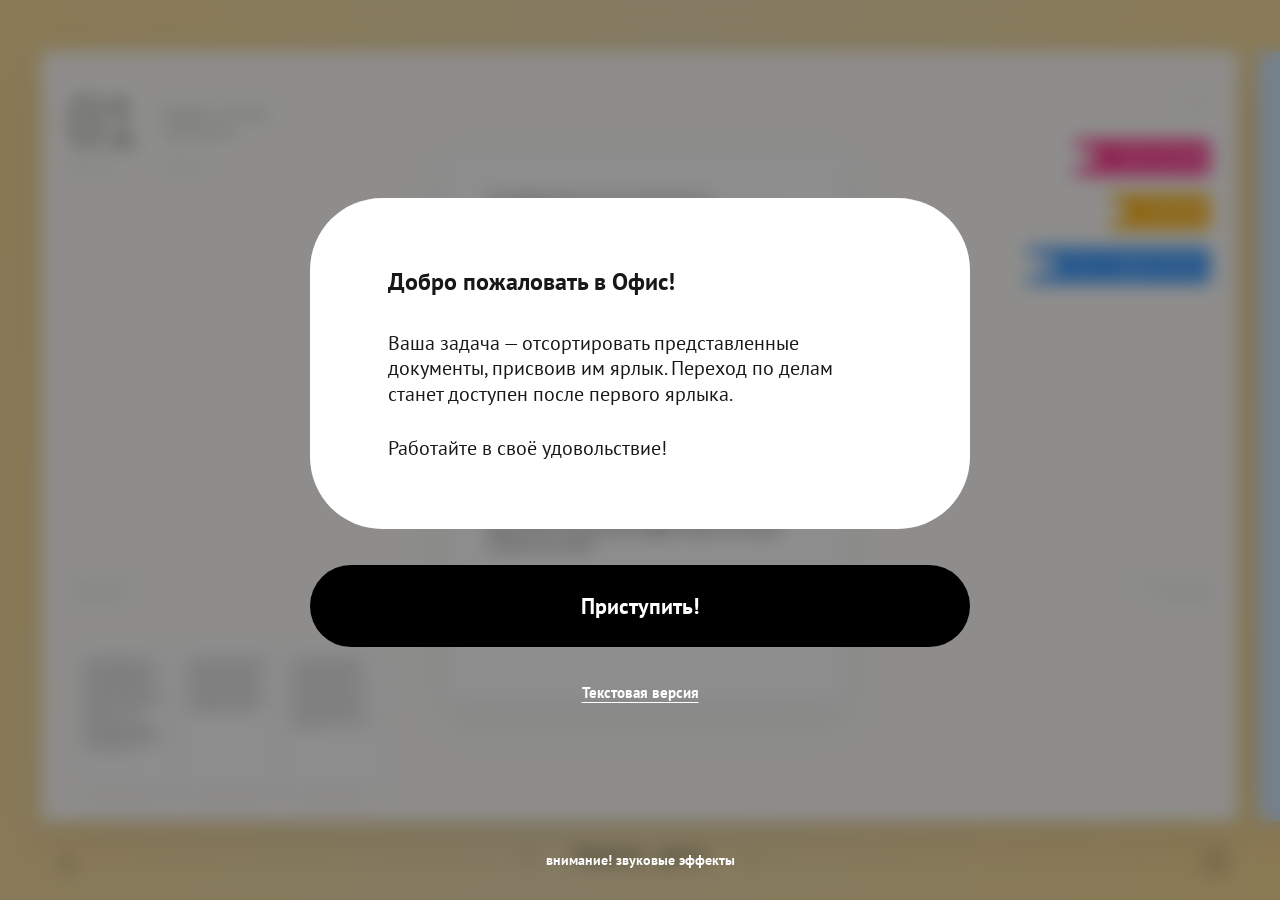
<file: index.html>
<!doctype html>
<html lang="ru">
  <head>
    <meta charset="UTF-8" />
    <meta name="viewport" content="width=device-width, initial-scale=1.0" />
    <meta name="theme-color" content="#f3d58f" />
    <meta name="apple-mobile-web-app-status-bar-style" content="default" />
    <meta name="description" content="Разбирайте документы с удовольствием!" />
    <meta property="og:type" content="website" />
    <meta property="og:title" content="Офиис" />
    <meta property="og:description" content="Разбирайте документы с удовольствием!" />
    <meta property="og:image" content="https://killedbycss.github.io/paguba/content/meta/office.png" />
    <meta property="og:image:width" content="1600" />
    <meta property="og:image:height" content="900" />
    <meta name="twitter:card" content="summary_large_image" />
    <title>Офиис</title>
    <link id="siteIcon" rel="icon" href="content/Icons/ico1.ico" />
    <link rel="preconnect" href="https://fonts.googleapis.com" />
    <link rel="preconnect" href="https://fonts.gstatic.com" crossorigin />
    <link href="https://fonts.googleapis.com/css2?family=Inter:wght@400;600&amp;display=swap" rel="stylesheet" />
    <link href="https://fonts.googleapis.com/css2?family=JetBrains+Mono:wght@300;400;500&amp;family=Lora:wght@400;500&amp;display=swap" rel="stylesheet" />
    <link href="https://fonts.googleapis.com/css2?family=PT+Sans:wght@400;700&amp;display=swap" rel="stylesheet" />
    <link href="https://fonts.googleapis.com/css2?family=EB+Garamond:ital,wght@0,400..800;1,400..800&amp;display=swap" rel="stylesheet" />
    <link rel="stylesheet" href="styles.css?v=20261031e" />
  </head>
  <body>
    <main class="story" aria-label="Архив из шести дел">
      <div class="case-track" id="caseTrack"></div>

      <a class="case-accessibility" id="caseAccessibility" href="accessible.html" aria-label="Открыть доступную текстовую версию" hidden>
        <svg viewBox="0 0 32 32" aria-hidden="true">
          <circle cx="16" cy="5.5" r="3"></circle>
          <path d="M7 11.5c5.8 2.4 12.2 2.4 18 0M16 9v8m0 0-5 10m5-10 5 10M10.5 14.5 8 22m13.5-7.5L24 22"></path>
        </svg>
      </a>

      <button class="down-arrow" type="button" aria-label="Продолжить — пока недоступно">↓</button>

      <nav class="case-nav" aria-label="Навигация по делам">
        <button class="nav-arrow" id="prevCase" type="button" aria-label="Предыдущее дело">←</button>
        <button class="case-title" id="caseTitle" type="button" aria-label="Текущее дело">Первое дело</button>
        <button class="nav-arrow" id="nextCase" type="button" aria-label="Следующее дело">→</button>
      </nav>

      <section class="not-found" id="notFound" aria-hidden="true">
        <div class="not-found-code">404</div>
        <button class="return-home" id="returnHome" type="button">хотите вернуться на главную?</button>
        <footer class="course-webring course-webring--404">
          <h2>Веб-ринг</h2>
          <nav class="course-webring__nav" aria-label="Веб-ринг проектов">
            <a target="_top" href="https://1zumink.github.io/let-me-out-v2/" rel="prev">← Let me out — Илья Ланг</a>
            <a target="_top" href="https://conclaveobscurum.ru/soyalice/">Все проекты</a>
            <a target="_top" href="https://zdarzuzz.github.io/za-avatarkoi/" rel="next">Человек в твоих глазах — Дарья Зюзина →</a>
          </nav>
        </footer>
      </section>

      <section class="exit-route" id="exitRoute" aria-hidden="true">
        <div class="exit-step exit-step-one" data-exit-step="1">
          <div class="exit-question">Вы уверены,<br>что хотите уйти?</div>
          <button class="exit-return" type="button">вернуться</button>
          <button class="exit-next exit-next-down" type="button" aria-label="Продолжить">↓</button>
        </div>
        <div class="exit-step exit-step-two" data-exit-step="2" hidden>
          <button class="exit-next exit-next-right" type="button" aria-label="Продолжить">→</button>
          <div class="exit-question exit-question-loud">ВЫ ТОЧНО УВЕРЕНЫ,<br>ЧТО ХОТИТЕ УЙТИ???</div>
          <button class="exit-return" type="button">вернуться</button>
        </div>
        <div class="exit-step exit-step-three" data-exit-step="3" hidden>
          <button class="last-return" type="button">ПОСЛЕДНИЙ ШАНС<br>ВЕРНУТЬСЯ <span>→</span></button>
          <button class="go-home" type="button">пойти дальше</button>
        </div>
      </section>

      <div class="corruption-bars" id="corruptionBars" aria-hidden="true"></div>

      <section class="audiobook" id="audiobook" hidden aria-label="Вторая оболочка">
        <button class="book-back" type="button" aria-label="Вернуться к делам">↑</button>
        <div class="book-media" id="bookMedia" aria-hidden="true"></div>
        <div class="book-text" id="bookText" aria-live="off"></div>
        <div class="book-controls">
          <button class="chapter-skip chapter-backward" type="button" aria-label="Предыдущая глава">←←</button>
          <button class="seek-control seek-back" type="button" aria-label="Назад">←</button>
          <button class="play-control" type="button" aria-label="Пауза">Ⅱ</button>
          <button class="seek-control seek-forward" type="button" aria-label="Вперёд">→</button>
          <button class="chapter-skip chapter-forward" type="button" aria-label="Следующая глава">→→</button>
        </div>
        <div class="chapter-intro" id="chapterIntro" aria-hidden="true">
          <div>Глава <span class="chapter-intro-number">1</span></div>
          <strong class="chapter-intro-title"></strong>
        </div>
        <audio id="narration" preload="auto"></audio>
        <audio id="bookSoundtrack" loop preload="auto" disableRemotePlayback></audio>
      </section>

      <div class="instruction" id="instruction" role="dialog" aria-modal="true" aria-labelledby="instructionTitle">
        <div class="instruction-card">
          <h1 id="instructionTitle">Добро пожаловать в Офис!</h1>
          <p>Ваша задача — отсортировать представленные документы, присвоив им ярлык. Переход по делам станет доступен после первого ярлыка.</p>
          <p>Работайте в своё удовольствие!</p>
        </div>
        <button class="instruction-start" id="instructionStart" type="button">Приступить!</button>
        <a class="instruction-accessibility" href="accessible.html">Текстовая версия</a>
        <strong class="sound-warning">внимание! звуковые эффекты</strong>
      </div>

      <audio id="officeMusic" src="content/Soundtrack/Офис.mp3" loop preload="auto"></audio>
    </main>
    <div class="shell-transition" id="shellTransition" aria-hidden="true"></div>
    <script src="content/cases.js"></script>
    <script src="content/book.js"></script>
    <script src="content/word-timings.js"></script>
    <script src="app.js?v=20261031h"></script>
  </body>
</html>
</file>
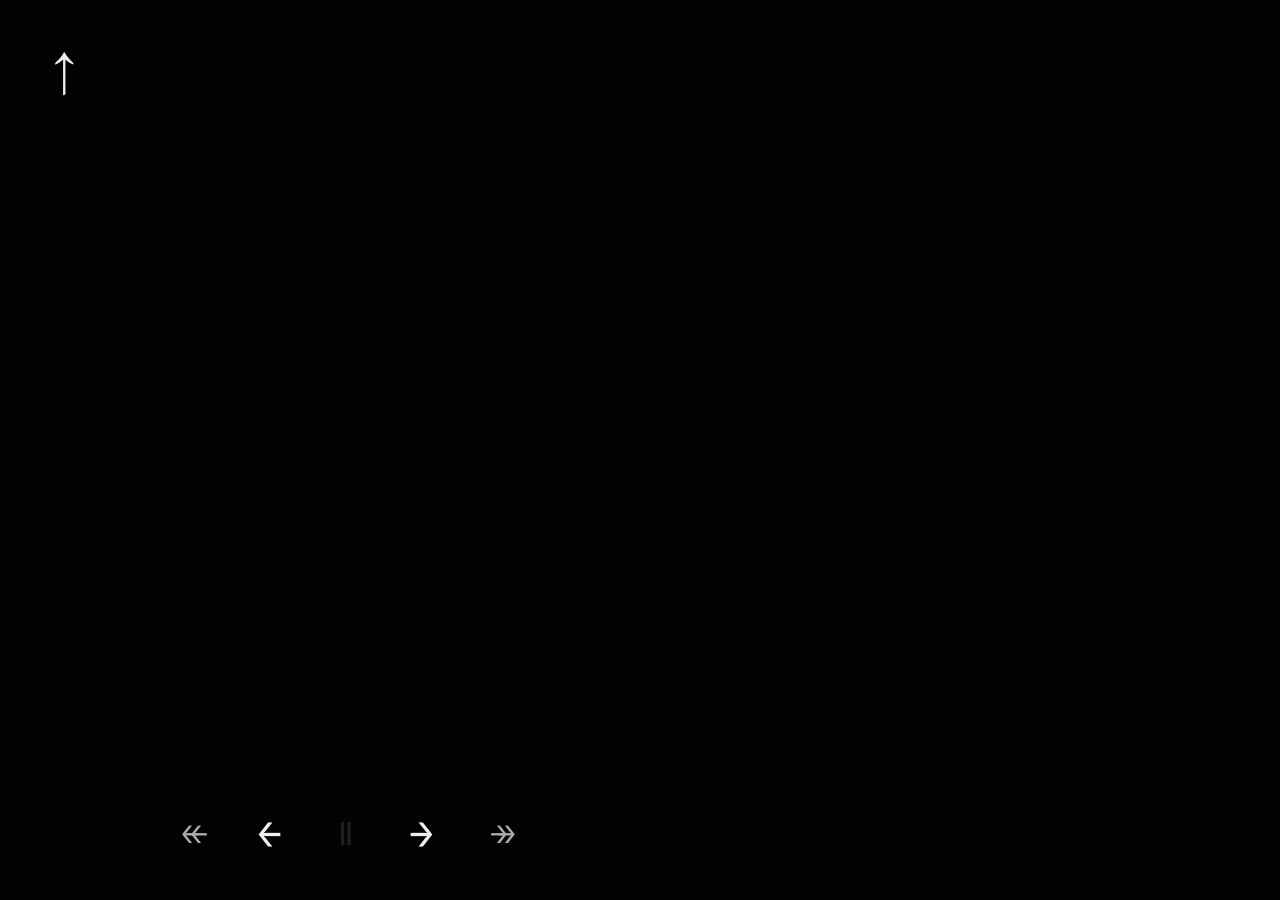
<file: share/chapter-1/index.html>
<!doctype html><html lang="ru"><head><meta charset="utf-8"><meta name="viewport" content="width=device-width"><title>Глава 1. Убийство в доме — Пагуба</title><meta name="description" content="Первый случай в Душегубове: доктор встречает отца, убившего семью ради спасения от надвигающейся тьмы."><meta property="og:type" content="article"><meta property="og:title" content="Глава 1. Убийство в доме"><meta property="og:description" content="Первый случай в Душегубове: доктор встречает отца, убившего семью ради спасения от надвигающейся тьмы."><meta property="og:image" content="https://killedbycss.github.io/paguba/content/meta/chapter-1.png"><meta property="og:image:width" content="1200"><meta property="og:image:height" content="630"><meta name="twitter:card" content="summary_large_image"><link rel="canonical" href="https://killedbycss.github.io/paguba/share/chapter-1/"><script>location.replace("../../index.html?chapter=1"+(location.search?"&"+location.search.slice(1):"")+"#book-chapter-1")</script></head><body><a href="../../index.html#book-chapter-1">Открыть главу 1</a></body></html>
</file>
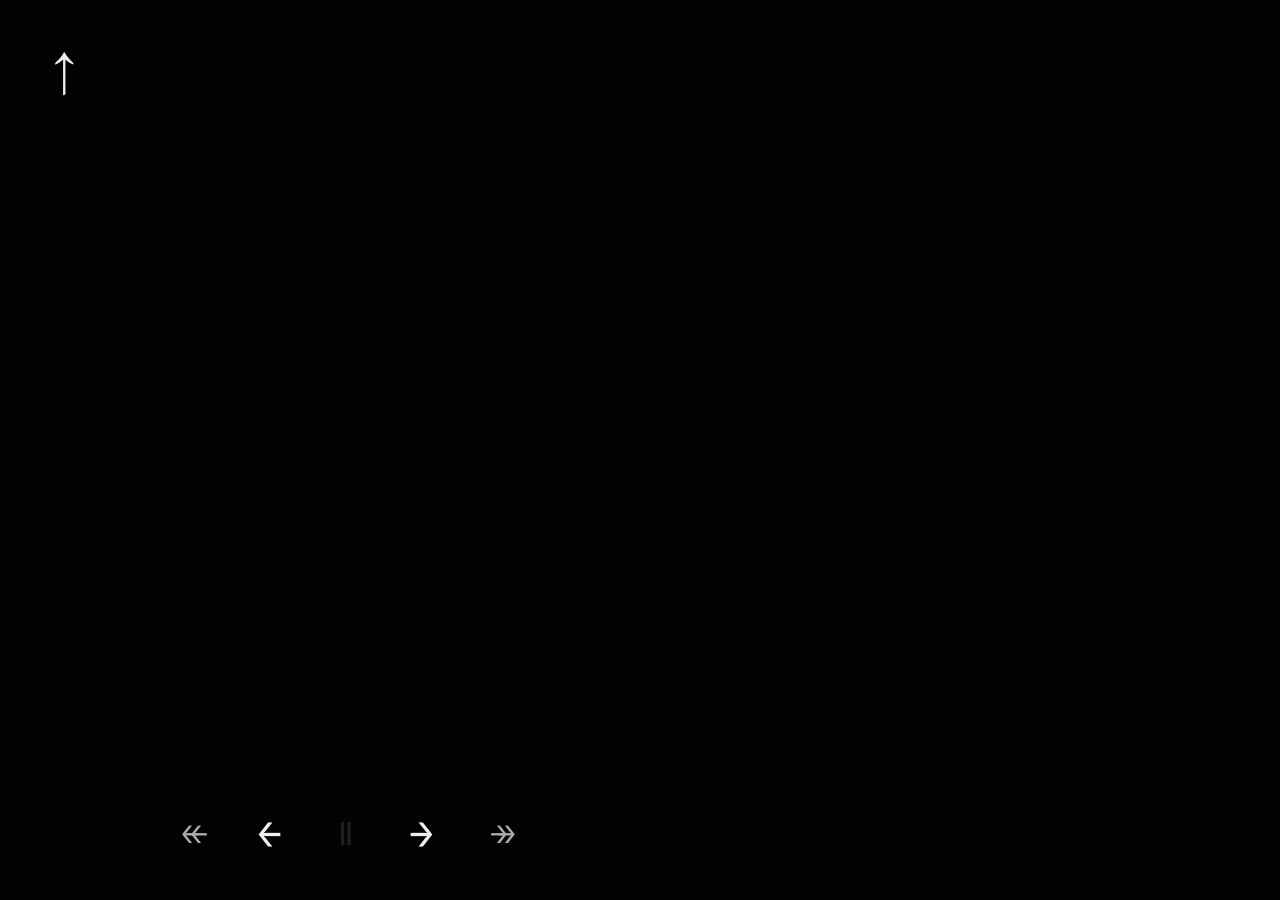
<file: share/chapter-2/index.html>
<!doctype html><html lang="ru"><head><meta charset="utf-8"><meta name="viewport" content="width=device-width"><title>Глава 2. Смерть Душегубова — Пагуба</title><meta name="description" content="Пагуба уничтожает Душегубово, а доктор отправляется по следу незнакомца, уходящего в тайгу."><meta property="og:type" content="article"><meta property="og:title" content="Глава 2. Смерть Душегубова"><meta property="og:description" content="Пагуба уничтожает Душегубово, а доктор отправляется по следу незнакомца, уходящего в тайгу."><meta property="og:image" content="https://killedbycss.github.io/paguba/content/meta/chapter-2.png"><meta name="twitter:card" content="summary_large_image"><script>location.replace("../../index.html?chapter=2"+(location.search?"&"+location.search.slice(1):"")+"#book-chapter-2")</script></head><body><a href="../../index.html#book-chapter-2">Открыть главу 2</a></body></html>
</file>
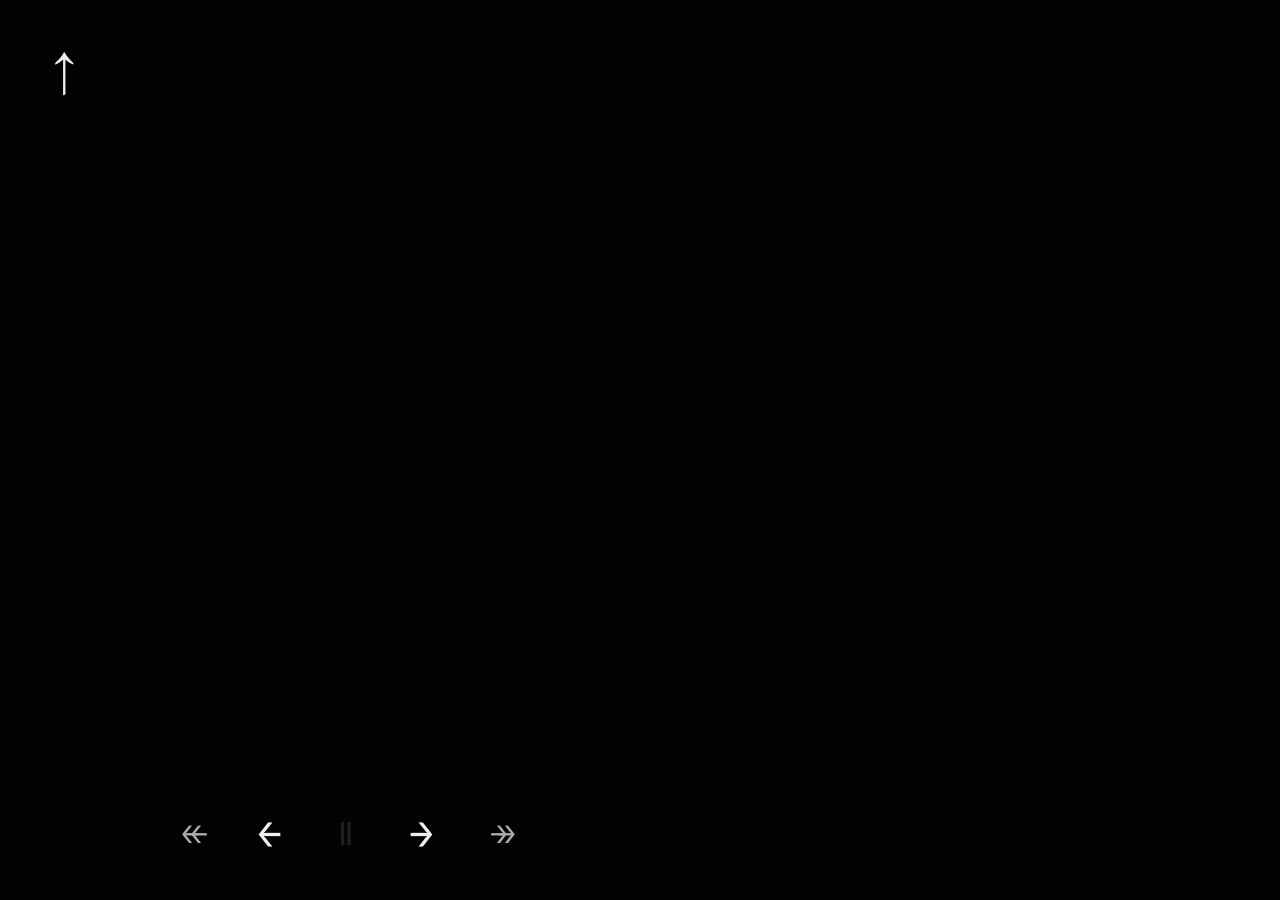
<file: share/chapter-3/index.html>
<!doctype html><html lang="ru"><head><meta charset="utf-8"><meta name="viewport" content="width=device-width"><title>Глава 3. Курьер невинных душ — Пагуба</title><meta name="description" content="Болезнь получает имя, а доктор встречает Семёна — проводника, способного чувствовать гибель невинных душ."><meta property="og:type" content="article"><meta property="og:title" content="Глава 3. Курьер невинных душ"><meta property="og:description" content="Болезнь получает имя, а доктор встречает Семёна — проводника, способного чувствовать гибель невинных душ."><meta property="og:image" content="https://killedbycss.github.io/paguba/content/meta/chapter-3.png"><meta name="twitter:card" content="summary_large_image"><script>location.replace("../../index.html?chapter=3"+(location.search?"&"+location.search.slice(1):"")+"#book-chapter-3")</script></head><body><a href="../../index.html#book-chapter-3">Открыть главу 3</a></body></html>
</file>
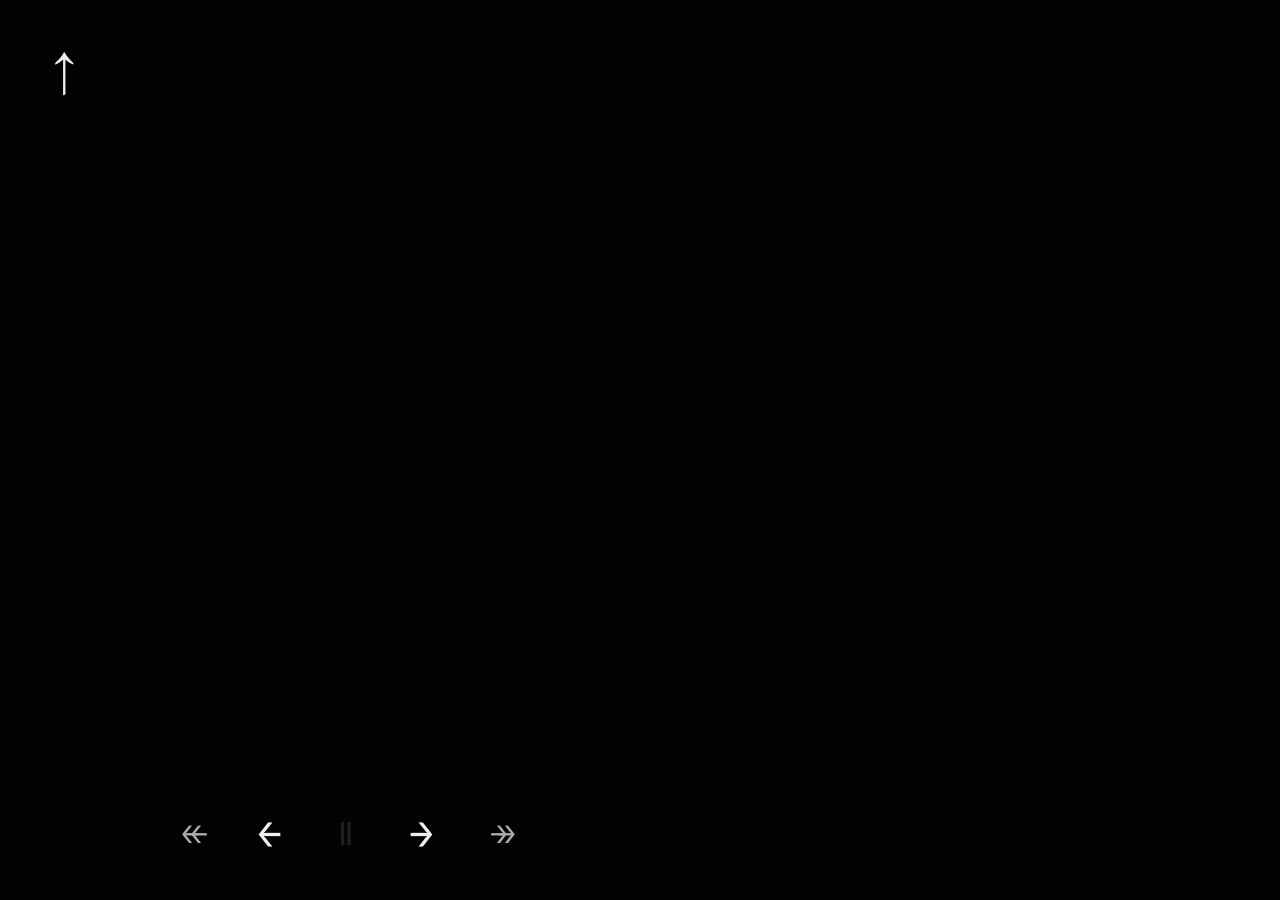
<file: share/chapter-4/index.html>
<!doctype html><html lang="ru"><head><meta charset="utf-8"><meta name="viewport" content="width=device-width"><title>Глава 4. Военные — Пагуба</title><meta name="description" content="Военные оцепляют заражённые поселения и начинают охоту на доктора, которого считают источником Пагубы."><meta property="og:type" content="article"><meta property="og:title" content="Глава 4. Военные"><meta property="og:description" content="Военные оцепляют заражённые поселения и начинают охоту на доктора, которого считают источником Пагубы."><meta property="og:image" content="https://killedbycss.github.io/paguba/content/meta/chapter-4.png"><meta name="twitter:card" content="summary_large_image"><script>location.replace("../../index.html?chapter=4"+(location.search?"&"+location.search.slice(1):"")+"#book-chapter-4")</script></head><body><a href="../../index.html#book-chapter-4">Открыть главу 4</a></body></html>
</file>
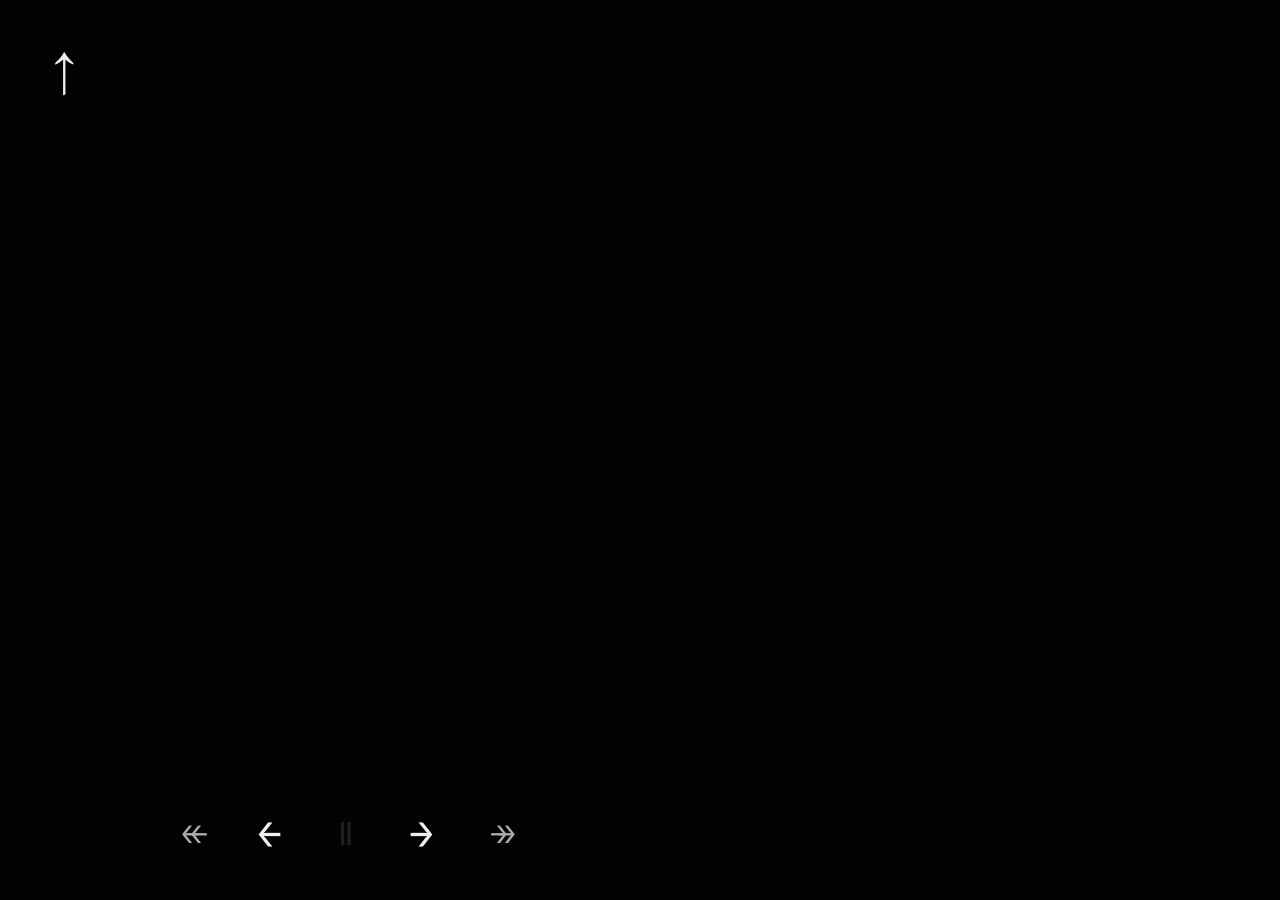
<file: share/chapter-5/index.html>
<!doctype html><html lang="ru"><head><meta charset="utf-8"><meta name="viewport" content="width=device-width"><title>Глава 5. Боровик — Пагуба</title><meta name="description" content="Доктор встречает Боровика: молитва и вера сталкиваются с болью, виной и желанием судить чужие жизни."><meta property="og:type" content="article"><meta property="og:title" content="Глава 5. Боровик"><meta property="og:description" content="Доктор встречает Боровика: молитва и вера сталкиваются с болью, виной и желанием судить чужие жизни."><meta property="og:image" content="https://killedbycss.github.io/paguba/content/meta/chapter-5.png"><meta name="twitter:card" content="summary_large_image"><script>location.replace("../../index.html?chapter=5"+(location.search?"&"+location.search.slice(1):"")+"#book-chapter-5")</script></head><body><a href="../../index.html#book-chapter-5">Открыть главу 5</a></body></html>
</file>
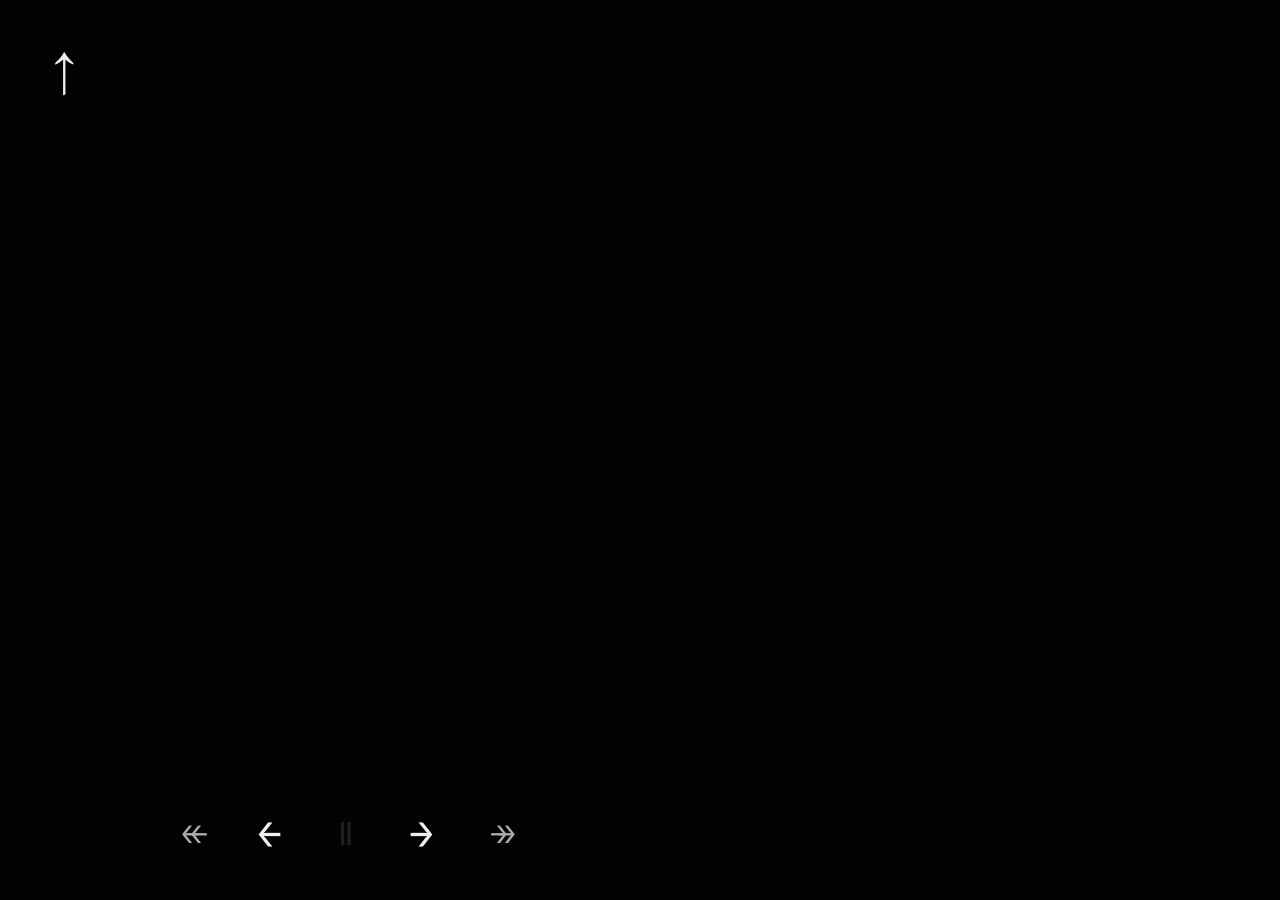
<file: share/chapter-6/index.html>
<!doctype html><html lang="ru"><head><meta charset="utf-8"><meta name="viewport" content="width=device-width"><title>Глава 6. Ворон — Пагуба</title><meta name="description" content="В северном городе доктор находит бессмертного Ворона и просит его помочь остановить конец света."><meta property="og:type" content="article"><meta property="og:title" content="Глава 6. Ворон"><meta property="og:description" content="В северном городе доктор находит бессмертного Ворона и просит его помочь остановить конец света."><meta property="og:image" content="https://killedbycss.github.io/paguba/content/meta/chapter-6.png"><meta name="twitter:card" content="summary_large_image"><script>location.replace("../../index.html?chapter=6"+(location.search?"&"+location.search.slice(1):"")+"#book-chapter-6")</script></head><body><a href="../../index.html#book-chapter-6">Открыть главу 6</a></body></html>
</file>
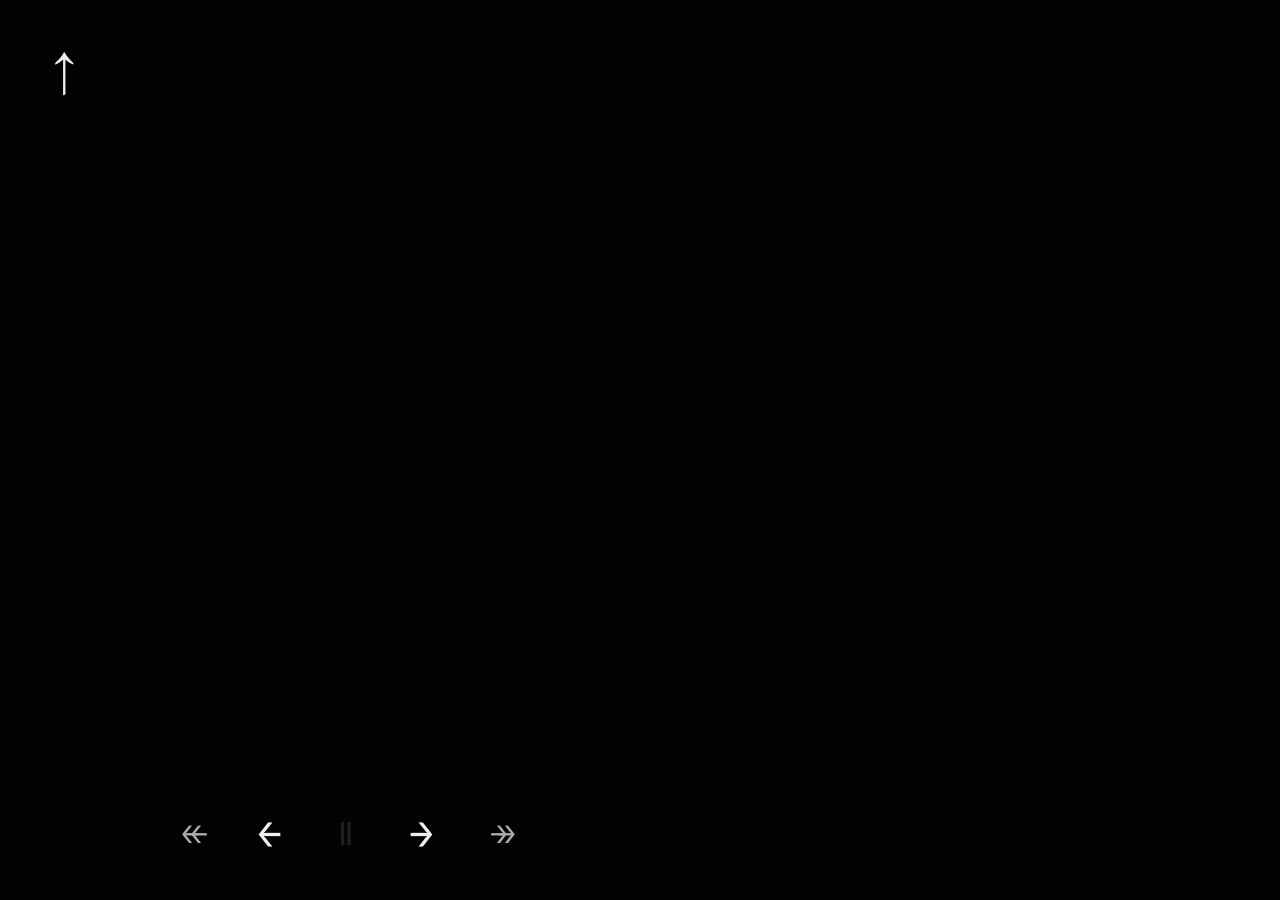
<file: share/chapter-7/index.html>
<!doctype html><html lang="ru"><head><meta charset="utf-8"><meta name="viewport" content="width=device-width"><title>Глава 7. Тёмный сын — Пагуба</title><meta name="description" content="В секретной лаборатории Тёмный сын раскрывает устройство миров, после чего Ворон освобождает доктора."><meta property="og:type" content="article"><meta property="og:title" content="Глава 7. Тёмный сын"><meta property="og:description" content="В секретной лаборатории Тёмный сын раскрывает устройство миров, после чего Ворон освобождает доктора."><meta property="og:image" content="https://killedbycss.github.io/paguba/content/meta/chapter-7.png"><meta name="twitter:card" content="summary_large_image"><script>location.replace("../../index.html?chapter=7"+(location.search?"&"+location.search.slice(1):"")+"#book-chapter-7")</script></head><body><a href="../../index.html#book-chapter-7">Открыть главу 7</a></body></html>
</file>
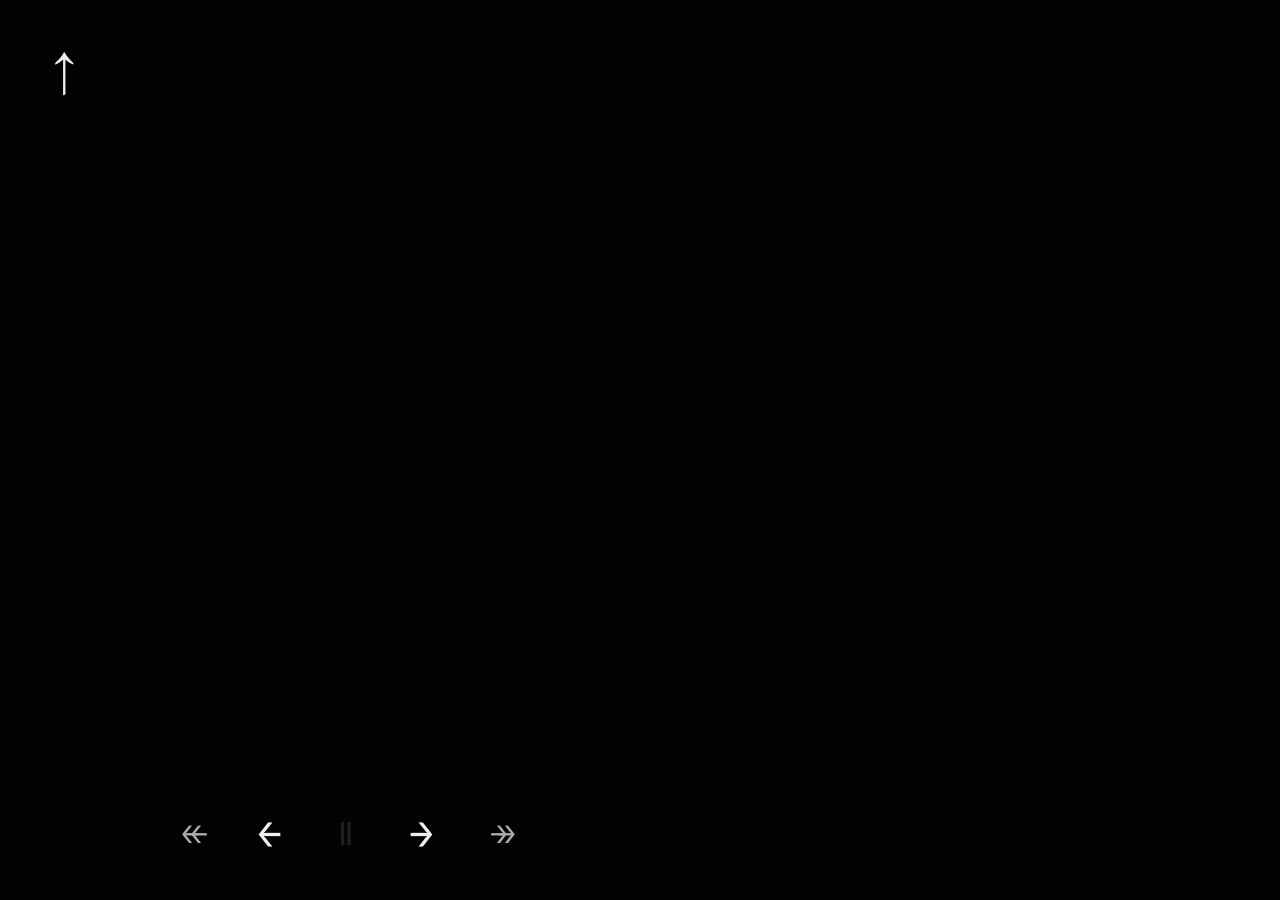
<file: share/chapter-8/index.html>
<!doctype html><html lang="ru"><head><meta charset="utf-8"><meta name="viewport" content="width=device-width"><title>Глава 8. Обряд — Пагуба</title><meta name="description" content="Последняя запись доктора: приблизился обряд, и теперь ему предстоит сделать собственный выбор."><meta property="og:type" content="article"><meta property="og:title" content="Глава 8. Обряд"><meta property="og:description" content="Последняя запись доктора: приблизился обряд, и теперь ему предстоит сделать собственный выбор."><meta property="og:image" content="https://killedbycss.github.io/paguba/content/meta/chapter-8.png"><meta name="twitter:card" content="summary_large_image"><script>location.replace("../../index.html?chapter=8"+(location.search?"&"+location.search.slice(1):"")+"#book-chapter-8")</script></head><body><a href="../../index.html#book-chapter-8">Открыть главу 8</a></body></html>
</file>
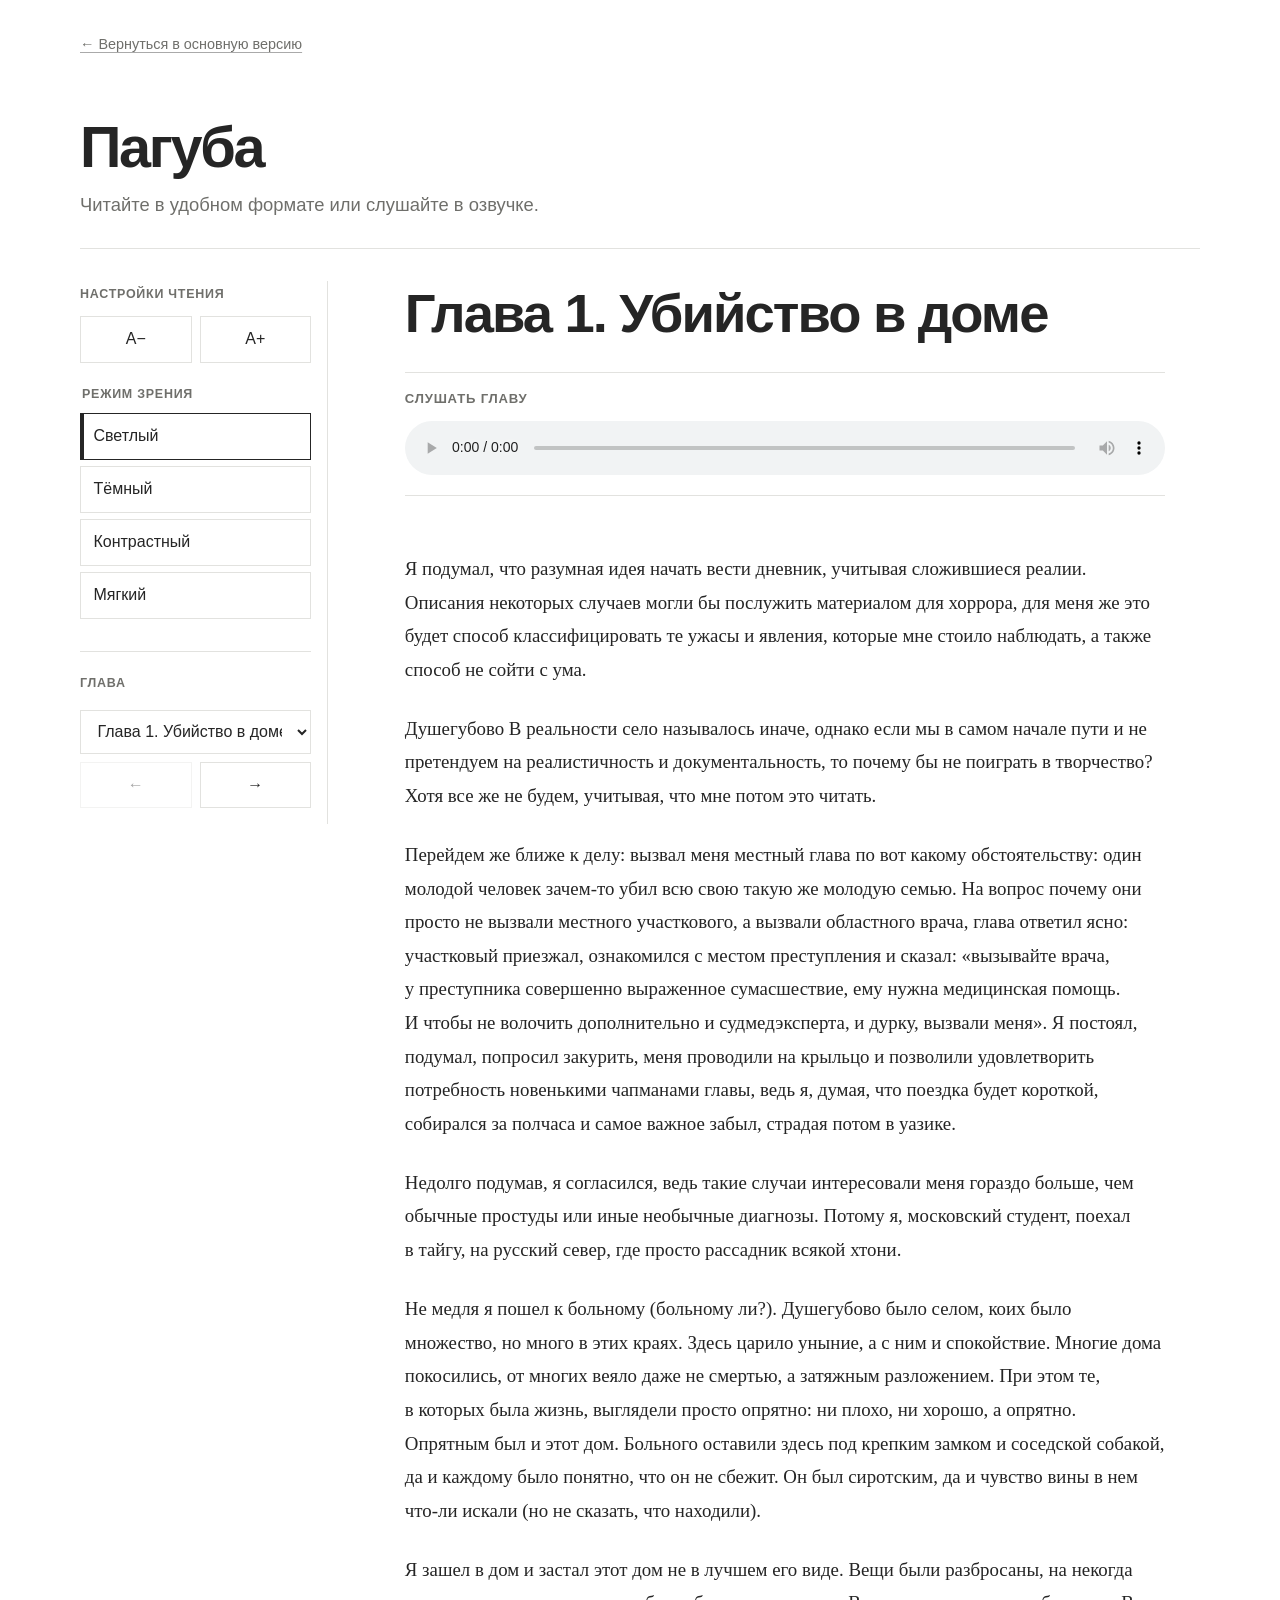
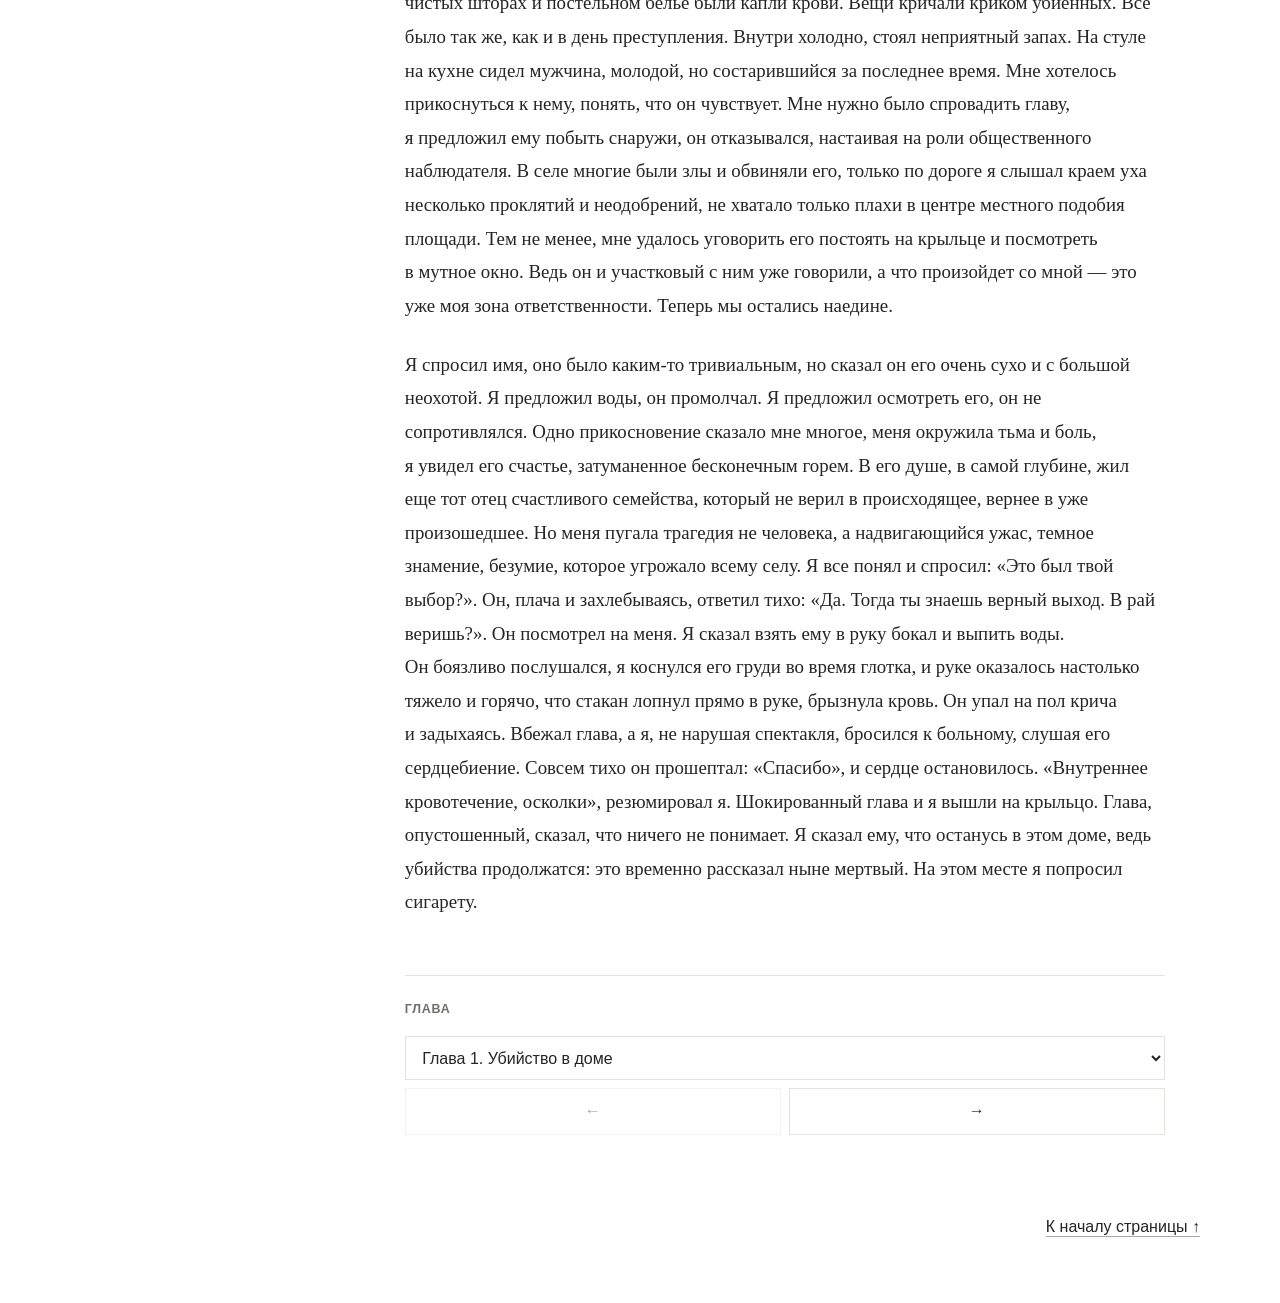
<file: accessible.html>
<!doctype html>
<html lang="ru">
  <head>
    <meta charset="UTF-8" />
    <meta name="viewport" content="width=device-width, initial-scale=1.0" />
    <meta name="description" content="Читайте «Пагубу» в удобном формате или слушайте в озвучке." />
    <meta name="theme-color" content="#ffffff" />
    <meta property="og:type" content="website" />
    <meta property="og:title" content="Пагуба" />
    <meta property="og:description" content="Читайте в удобном формате или слушайте в озвучке." />
    <meta property="og:image" content="https://killedbycss.github.io/paguba/content/meta/accessible.png" />
    <meta property="og:image:width" content="1600" />
    <meta property="og:image:height" content="900" />
    <meta name="twitter:card" content="summary_large_image" />
    <title>Пагуба</title>
    <link id="accessibleIcon" rel="icon" type="image/png" href="content/Icons/chapters/chapter-1.png" />
    <link rel="stylesheet" href="accessible.css?v=20261031b" />
  </head>
  <body>
    <a class="skip-link" href="#chapterText">Перейти к тексту главы</a>

    <header class="page-header">
      <a href="index.html">← Вернуться в основную версию</a>
      <h1>Пагуба</h1>
      <p class="lead">Читайте в удобном формате или слушайте в озвучке.</p>
    </header>

    <main class="page-layout">
      <aside class="reader-sidebar" aria-label="Управление чтением">
        <section class="reading-settings" aria-labelledby="settingsTitle">
          <h2 id="settingsTitle">Настройки чтения</h2>
          <div class="settings-row" aria-label="Размер текста">
            <button id="decreaseText" type="button" aria-label="Уменьшить размер текста">А−</button>
            <button id="increaseText" type="button" aria-label="Увеличить размер текста">А+</button>
          </div>
          <fieldset class="vision-modes">
            <legend>Режим зрения</legend>
            <button type="button" data-vision="light" aria-pressed="true">Светлый</button>
            <button type="button" data-vision="dark" aria-pressed="false">Тёмный</button>
            <button type="button" data-vision="contrast" aria-pressed="false">Контрастный</button>
            <button type="button" data-vision="soft" aria-pressed="false">Мягкий</button>
          </fieldset>
        </section>

        <nav class="chapter-navigation" aria-label="Выбор главы">
          <label for="chapterSelect">Глава</label>
          <select id="chapterSelect"></select>
          <div class="chapter-buttons">
            <button id="previousChapter" type="button" aria-label="Предыдущая глава">←</button>
            <button id="nextChapter" type="button" aria-label="Следующая глава">→</button>
          </div>
        </nav>
      </aside>

      <article class="reader" aria-labelledby="chapterTitle">
        <h2 id="chapterTitle" tabindex="-1"></h2>
        <section class="narration" aria-labelledby="narrationTitle">
          <h3 id="narrationTitle">Слушать главу</h3>
          <audio id="accessibleNarration" controls preload="metadata"></audio>
        </section>
        <div class="chapter-text" id="chapterText"></div>
        <div class="selection-tools" id="selectionTools" hidden>
          <button id="copySelectionLink" type="button">Скопировать ссылку на фрагмент</button>
        </div>
        <nav class="chapter-navigation chapter-navigation-bottom" aria-label="Выбор следующей главы">
          <label for="chapterSelectBottom">Глава</label>
          <select id="chapterSelectBottom"></select>
          <div class="chapter-buttons">
            <button id="previousChapterBottom" type="button" aria-label="Предыдущая глава">←</button>
            <button id="nextChapterBottom" type="button" aria-label="Следующая глава">→</button>
          </div>
        </nav>
      </article>

      <p class="status" id="chapterStatus" role="status"></p>
    </main>

    <footer class="page-footer">
      <a href="#">К началу страницы ↑</a>
    </footer>

    <script src="content/book.js"></script>
    <script src="accessible.js?v=20261031b"></script>
  </body>
</html>
</file>
<file: styles.css>
:root {
  --paper: #fdfdfc;
  --ink: #181818;
  --muted: #8c8c8a;
  --backdrop: #f3d58f;
  --pink: #ff2583;
  --orange: #ffae00;
  --blue: #258eff;
  --ui: "JetBrains Mono", monospace;
  --copy: "Lora", serif;
}

* { box-sizing: border-box; }

.sheet-content::selection,
.sheet-content *::selection,
.third-credits::selection,
.third-credits *::selection { background: #000; color: #fff; }
.sheet-content::-moz-selection,
.sheet-content *::-moz-selection,
.third-credits::-moz-selection,
.third-credits *::-moz-selection { background: #000; color: #fff; }

:where(button, .case-meta, .section-label, .labels, .case-nav, .book-back, .book-controls) { user-select: none; }

html, body {
  width: 100%;
  height: 100%;
  margin: 0;
  overflow: hidden;
  background: var(--backdrop);
  color: var(--ink);
}

body.third-page { background: #000; }

.shell-transition {
  position: fixed;
  inset: 0;
  z-index: 1000;
  background: #000;
  opacity: 0;
  pointer-events: none;
  transition: opacity 1200ms cubic-bezier(.65, 0, .35, 1);
}
.shell-transition.is-active { opacity: 1; pointer-events: auto; }

button { font: inherit; }

.story {
  --footer-gutter: clamp(76px, 8.8vh, 110px);
  --footer-center-offset: clamp(38px, 4.4vh, 55px);
  position: relative;
  width: 100%;
  height: 100dvh;
  overflow: hidden;
  background:
    radial-gradient(circle at 54% 58%, rgba(255,255,255,.38), transparent 34%),
    linear-gradient(100deg, #f6d790, #ebd8a9 48%, #f8d88d);
}

.story[data-active-case="2"] { background: linear-gradient(100deg, #ffe0a6, #f6cf95 60%, #f2bd72); }
.story[data-active-case="3"] { background: linear-gradient(100deg, #ff4b91, #ff7b94 60%, #fa4d76); }
.story[data-active-case="4"] { background: linear-gradient(100deg, #67142e, #aa4251 60%, #3c0b1e); }
.story[data-active-case="5"] { background: #080808; }
.story[data-active-case="4"] .case-nav,
.story[data-active-case="5"] .case-nav { color: #e8d8dc; }
.story[data-active-case="4"] .case-nav button,
.story[data-active-case="5"] .case-nav button,
.story[data-active-case="4"] .down-arrow,
.story[data-active-case="5"] .down-arrow { color: inherit; }

.case-track {
  display: flex;
  gap: clamp(16px, 1.6vw, 32px);
  height: calc(100% - var(--footer-gutter));
  padding: clamp(28px, 5.7vh, 66px) 0 0 clamp(18px, 3.2vw, 66px);
  transition: transform 900ms cubic-bezier(.72, 0, .16, 1);
  will-change: transform;
}

.case-canvas {
  --document-font-size: clamp(12px, .88vw, 18px);
  --thumb-font-size: clamp(3.6px, .264vw, 5.4px);
  position: relative;
  flex: 0 0 calc(100vw - clamp(58px, 6.5vw, 132px));
  min-width: 0;
  height: 100%;
  background: rgba(255, 255, 255, .965);
  box-shadow: 0 15px 40px rgba(88, 67, 29, .11);
  overflow: hidden;
}

.case-meta {
  position: absolute;
  top: 5.6%;
  left: 2.1%;
  display: grid;
  grid-template-columns: 38% 62%;
  width: 21%;
  font-family: var(--ui);
  color: var(--muted);
  z-index: 4;
}

.case-number {
  display: block;
  grid-column: 1;
  grid-row: 1;
  font-size: clamp(52px, 5.2vw, 102px);
  line-height: .85;
  letter-spacing: -.09em;
  font-weight: 300;
}

.case-number-label,
.section-label,
.case-description-label {
  display: block;
  margin-top: 10px;
  font-size: clamp(9px, .68vw, 14px);
  line-height: 1.3;
  font-weight: 300;
  color: var(--muted);
  opacity: .62;
}

.case-number-label { grid-column: 1; grid-row: 2; }

.case-name {
  grid-column: 2;
  grid-row: 1;
  align-self: center;
  margin: 0;
  max-width: 240px;
  font-size: clamp(14px, 1.05vw, 22px);
  line-height: 1.28;
  font-weight: 300;
}

.case-description-label { grid-column: 2; grid-row: 2; opacity: .62; }

.labels {
  position: absolute;
  top: 5.7%;
  right: 2.3%;
  display: flex;
  width: min(260px, 19%);
  flex-direction: column;
  align-items: flex-end;
  gap: clamp(12px, 2.1vh, 24px);
  z-index: 8;
}

.labels .section-label { align-self: flex-end; margin: 0 0 14px; }

.label-button {
  display: block;
  max-width: 100%;
  padding: 0;
  border: 0;
  background: none;
  cursor: pointer;
  transition: transform 180ms ease, filter 180ms ease, opacity 180ms ease;
}

.label-button img { display: block; width: auto; max-width: 100%; height: clamp(30px, 3.9vh, 48px); }
.label-button:hover { transform: translateX(-8px); filter: saturate(1.15); }
.label-button:focus-visible { outline: 2px solid var(--ink); outline-offset: 5px; }
.label-button.is-selected { transform: translateX(-13px); filter: drop-shadow(0 5px 8px rgba(0,0,0,.16)); }

.document-stage {
  position: absolute;
  inset: 7.8% 24% 10.3% 25%;
  display: grid;
  place-items: center;
  perspective: 1000px;
  z-index: 3;
  pointer-events: none;
}

.document {
  position: absolute;
  --document-width: min(31vw, 580px, calc(72vh - 136.8px));
  --document-height: min(43.0556vw, 805.56px, calc(100vh - 190px));
  width: var(--document-width);
  height: var(--document-height);
  padding: 0;
  overflow: hidden;
  border: 0;
  background: #fff;
  box-shadow: 0 16px 40px rgba(30, 30, 30, .08);
  color: #171717;
  text-align: left;
  cursor: default;
  transition: transform 720ms cubic-bezier(.65, 0, .2, 1), opacity 500ms ease, box-shadow 180ms ease;
}

.sheet-content,
.flying-sheet__content {
  position: absolute;
  top: 0;
  left: 0;
  display: block;
  width: 500px;
  height: 694.444px;
  padding: 50px;
  overflow: hidden;
  color: inherit;
  font-family: var(--copy);
  font-size: 16px;
  line-height: 1.3;
  overflow-wrap: anywhere;
  text-align: left;
  transform: scale(var(--sheet-scale, 1));
  transform-origin: 0 0;
}

.document.is-active { transform: translate(0, 0) rotate(0); opacity: 1; z-index: 2; }
.document[data-label="fact"] { background: var(--pink); color: white; }
.document[data-label="opinion"] { background: var(--orange); color: white; }
.document[data-label="none"] { background: var(--blue); color: white; }
.document.exit-left { transform: translate(-76vw, 13vh) rotate(-9deg); opacity: .85; }
.document.exit-right { transform: translate(76vw, 13vh) rotate(9deg); opacity: .85; }
.document.painted-fact { background: var(--pink); color: white; }
.document.painted-opinion { background: var(--orange); color: white; }
.document.painted-none { background: var(--blue); color: white; }

.all-sorted {
  color: var(--muted);
  font: 300 clamp(10px, .7vw, 14px)/1.5 var(--ui);
  text-align: center;
}

.tray {
  position: absolute;
  bottom: 4.7%;
  --thumb-tray-height: clamp(100px, 19vh, 230px);
  z-index: 5;
  font-family: var(--ui);
  color: var(--muted);
}

.tray-pending { left: 2.8%; width: 22%; z-index: 5; }
.tray-sorted { right: 2.3%; width: 18%; z-index: 5; text-align: right; }
.tray .section-label { position: absolute; bottom: calc(var(--thumb-tray-height) + 10px); width: 100%; margin: 0; }

.thumbs {
  display: flex;
  align-items: flex-end;
  gap: clamp(5px, .45vw, 10px);
  width: 100%;
  height: var(--thumb-tray-height);
}

.paper-thumb {
  position: relative;
  flex: 0 0 clamp(72px, 7.8vw, 154px);
  width: clamp(72px, 7.8vw, 154px);
  aspect-ratio: .72;
  margin-right: -2px;
  padding: 0;
  overflow: hidden;
  border: 0;
  background: #fff;
  box-shadow: 0 7px 20px rgba(30,30,30,.06);
  color: #222;
  text-align: left;
  cursor: pointer;
  transition: transform 220ms ease, box-shadow 220ms ease;
}

.paper-thumb:hover { transform: translateY(-7px); box-shadow: 0 12px 24px rgba(30,30,30,.12); }
.paper-thumb:focus-visible { outline: 2px solid var(--ink); outline-offset: 3px; }
.paper-thumb[data-label="fact"] { background: var(--pink); color: rgba(255,255,255,.88); }
.paper-thumb[data-label="opinion"] { background: var(--orange); color: rgba(255,255,255,.88); }
.paper-thumb[data-label="none"] { background: var(--blue); color: rgba(255,255,255,.88); }
.tray-sorted .thumbs { justify-content: flex-end; }

.flying-sheet {
  position: fixed !important;
  z-index: 100;
  margin: 0 !important;
  transform-origin: 50% 50%;
  perspective: 1200px;
  pointer-events: none;
  will-change: transform;
  contain: layout style;
}

.flying-sheet__flipper {
  position: absolute;
  inset: 0;
  transform-style: preserve-3d;
  transform-origin: 50% 50%;
  will-change: transform;
}

.flying-sheet__face {
  position: absolute;
  inset: 0;
  padding: 0;
  overflow: hidden;
  border: 0;
  background: var(--sheet-background);
  box-shadow: 0 14px 38px rgba(20,20,20,.16);
  color: var(--sheet-color);
  text-align: left;
  backface-visibility: hidden;
  -webkit-backface-visibility: hidden;
}

.flying-sheet__back {
  transform: rotateY(180deg);
  pointer-events: none;
}

/* The office becomes less reliable with every case. */
.case-canvas[data-case="1"] { background: #cfe6ff; }
.case-canvas[data-case="2"] { background: #ffe3bd; }
.case-canvas[data-case="3"] { background: #ffc1dc; }
.case-canvas[data-case="4"] { background: #f3b8bd; box-shadow: inset 0 0 60px rgba(89, 0, 28, .48); }
.case-canvas[data-case="5"] { background: #292929; color: #d8d8d8; box-shadow: inset 0 0 90px #000; }

.corruption-bars { position: fixed; inset: 0; z-index: 150; display: none; pointer-events: none; }
.corruption-bars i { position: absolute; top: 0; bottom: 0; left: var(--bar-left); width: var(--bar-width); background: #020202; opacity: var(--bar-opacity); }
.story[data-active-case="4"] .corruption-bars,
.story[data-active-case="5"] .corruption-bars { display: block; }
.story[data-active-case="4"] .corruption-bars i:nth-child(n+9) { display: none; }
.story[data-active-case="4"] .corruption-bars i,
.story[data-active-case="5"] .corruption-bars i { animation: screen-burn 1.15s cubic-bezier(.2,.7,.2,1) both; animation-delay: var(--bar-delay); }

@keyframes screen-burn {
  0% { opacity: 0; transform: scaleX(.15); background: #fff; box-shadow: -7px 0 #ff2583, 7px 0 #258eff; filter: brightness(5); }
  42% { opacity: 1; transform: scaleX(1.8); background: #ff2583; box-shadow: -3px 0 #258eff, 4px 0 #4effa8; }
  72% { transform: scaleX(.7); background: #258eff; box-shadow: 3px 0 #ff2583; }
  100% { opacity: var(--bar-opacity); transform: scaleX(1); background: #020202; box-shadow: none; filter: none; }
}

.instruction {
  position: fixed;
  inset: 0;
  z-index: 300;
  display: grid;
  place-content: center;
  justify-items: stretch;
  gap: 36px;
  padding: 24px;
  background: rgba(25,25,25,.49);
  backdrop-filter: blur(9px);
  font-family: "PT Sans", sans-serif;
  transition: opacity 400ms ease, visibility 400ms ease;
}

.instruction[hidden] { display: none; }
.instruction.is-closing { opacity: 0; visibility: hidden; }
.instruction-card { width: min(660px, 86vw); padding: 68px 78px; border-radius: 72px; background: white; }
.instruction-card h1 { margin: 0 0 34px; font-size: clamp(24px, 1.8vw, 36px); }
.instruction-card p { margin: 0 0 28px; font-size: clamp(20px, 1.55vw, 30px); line-height: 1.28; }
.instruction-card p:last-child { margin-bottom: 0; }
.instruction-start { width: 100%; padding: 30px; border: 0; border-radius: 60px; background: #000; color: #fff; font: 700 clamp(22px, 1.6vw, 32px)/1 "PT Sans", sans-serif; cursor: pointer; }
.instruction-accessibility { justify-self: center; color: #fff; font-size: clamp(15px, 1.15vw, 23px); font-weight: 700; text-align: center; text-underline-offset: 4px; }
.instruction-accessibility:focus-visible { outline: 3px solid #fff; outline-offset: 6px; }
.sound-warning { position: absolute; bottom: 3.5vh; left: 50%; transform: translateX(-50%); color: #fff; font-size: clamp(13px, 1.1vw, 23px); text-transform: lowercase; white-space: nowrap; }

.case-accessibility {
  position: absolute;
  right: clamp(23px, 3.8vw, 78px);
  bottom: clamp(12px, 2.5vh, 30px);
  z-index: 22;
  display: grid;
  width: clamp(30px, 2.5vw, 48px);
  height: clamp(30px, 2.5vw, 48px);
  place-items: center;
  border: 1.5px solid currentColor;
  border-radius: 50%;
  color: var(--ink);
  opacity: .62;
}
.case-accessibility[hidden] { display: none; }
.case-accessibility svg { width: 72%; height: 72%; overflow: visible; fill: currentColor; }
.case-accessibility path { fill: none; stroke: currentColor; stroke-width: 2.2; stroke-linecap: round; stroke-linejoin: round; }
.case-accessibility:hover { opacity: 1; }
.case-accessibility:focus-visible { outline: 3px solid currentColor; outline-offset: 4px; opacity: 1; }
.story[data-active-case="4"] .case-accessibility,
.story[data-active-case="5"] .case-accessibility { color: #e8d8dc; }

.not-found {
  position: fixed;
  inset: 0;
  z-index: 250;
  display: grid;
  place-content: center;
  justify-items: center;
  gap: 58px;
  background: #000;
  color: #fff;
  font-family: var(--ui);
  opacity: 0;
  visibility: hidden;
  transition: opacity 900ms ease, visibility 900ms ease;
}

.show-404 .not-found { opacity: 1; visibility: visible; }
.not-found-code { font-size: clamp(92px, 12vw, 220px); font-weight: 300; letter-spacing: -.09em; }
.return-home { border: 0; background: none; color: white; font: 300 clamp(11px, .75vw, 15px)/1 var(--ui); cursor: pointer; }
.return-home:hover { text-decoration: underline; }
.return-note { margin-left: 20px; font: 400 clamp(11px, 1vw, 20px)/1 "PT Sans", sans-serif; white-space: nowrap; }

.exit-route { position: fixed; inset: 0; z-index: 280; opacity: 0; visibility: hidden; transition: opacity 420ms ease, visibility 420ms ease; }
.exit-route.is-open { opacity: 1; visibility: visible; }
.exit-step { position: absolute; inset: 0; font-family: "PT Sans", sans-serif; }
.exit-step[hidden] { display: none; }
.exit-step-one { display: grid; place-content: center; justify-items: stretch; gap: 26px; background: #c9c0ad; }
.exit-question { width: min(460px, 78vw); padding: 55px 50px; border-radius: 65px; background: #fff; font-size: clamp(31px, 2.5vw, 50px); font-weight: 700; line-height: 1.16; }
.exit-return { width: 100%; padding: 26px; border: 0; border-radius: 60px; background: #1182f5; color: #fff; font-size: clamp(28px, 2.5vw, 50px); font-weight: 700; cursor: pointer; }
.exit-next { position: absolute; border: 0; background: none; color: #fff; font: 400 34px/1 var(--ui); cursor: pointer; }
.exit-next-down { left: 3.8vw; bottom: 4vh; }
.exit-step-two { display: grid; place-content: center; justify-items: stretch; gap: 46px; background: #666; }
.exit-step-two .exit-question { width: min(930px, 76vw); padding: 90px 65px; text-align: center; }
.exit-question-loud { font-size: clamp(48px, 5vw, 98px); line-height: 1.05; }
.exit-step-two .exit-return { width: min(930px, 76vw); padding: 55px; font-size: clamp(45px, 4vw, 82px); }
.exit-next-right { top: 3vh; right: 3vw; }
.exit-step-three { display: flex; flex-direction: column; justify-content: space-between; padding: 7vh 7vw; background: #000; }
.last-return { align-self: flex-start; border: 0; background: none; color: #ffae00; font: 400 clamp(70px, 9.5vw, 190px)/1.2 var(--ui); text-align: left; cursor: pointer; }
.last-return span { color: white; font: 400 clamp(30px, 2.4vw, 48px)/1 var(--ui); }
.go-home { min-height: 37vh; border: 0; background: #ffae00; color: #000; font: 400 clamp(70px, 9vw, 180px)/1 var(--ui); cursor: pointer; }

.audiobook {
  position: fixed;
  inset: 0;
  z-index: 240;
  overflow: hidden;
  background: #020303;
  color: #eee;
  font-family: "EB Garamond", serif;
}

.audiobook[hidden] { display: none; }
.book-text::selection, .book-text *::selection { background: #000; color: #ffae00; }
.book-text::-moz-selection, .book-text *::-moz-selection { background: #000; color: #ffae00; }
.book-back, .book-controls button {
  border: 0;
  background: none;
  color: inherit;
  cursor: pointer;
}

.book-back {
  position: absolute;
  top: 4.5vh;
  left: 3.7vw;
  z-index: 8;
  font: 400 clamp(38px, 4vw, 76px)/1 "EB Garamond", serif;
}

.chapter-indicator {
  position: absolute;
  top: 4.3vh;
  right: 3.7vw;
  z-index: 9;
  min-width: 150px;
  padding: 12px 18px;
  border: 1px solid rgba(255,255,255,.58);
  font: 500 clamp(13px, 1vw, 18px)/1 var(--ui);
  text-align: left;
}

.book-media {
  position: absolute;
  inset: 0 47% 0 0;
  overflow: hidden;
  background: #030606;
  opacity: 0;
  transition: opacity 1100ms ease;
}
.audiobook.is-preparing .book-media,
.audiobook.is-preparing .book-text { opacity: 0; visibility: hidden; }
.book-media.is-live { opacity: 1; }
.book-media::after { content: ""; position: absolute; inset: 0; background: linear-gradient(90deg, transparent 62%, #020303 100%); pointer-events: none; }
.book-media img, .book-media video { width: 100%; height: 100%; object-fit: cover; animation: media-reveal 1.2s ease both; }
@keyframes media-reveal { from { opacity: 0; transform: scale(1.03); filter: brightness(.4); } to { opacity: 1; transform: scale(1); filter: brightness(.78); } }

.book-text {
  position: absolute;
  top: 12vh;
  right: 5.5vw;
  bottom: 13vh;
  width: 31vw;
  overflow: hidden;
  font-size: clamp(26px, 1.9vw, 41px);
  line-height: 1.23;
  text-wrap: pretty;
  transition: opacity 440ms ease;
}
.book-paragraph { max-height: 75vh; margin: 0 0 1em; overflow: hidden; opacity: 1; transition: color 700ms ease, opacity 800ms ease, max-height 900ms ease, margin 900ms ease; }
.book-paragraph.is-upcoming { max-height: 0; margin: 0; opacity: 0; }
.book-paragraph.is-previous { color: rgba(255,255,255,.28); }
.book-paragraph.is-gone { max-height: 0; margin: 0; opacity: 0; }
.book-word { color: transparent; opacity: 0; transition: color 520ms ease, opacity 520ms ease; }
.book-word.is-spoken { color: rgba(255,255,255,.46); opacity: 1; }
.book-word.is-current { color: #fff; opacity: 1; }
.book-word.is-quoted { background: rgba(255,174,0,.24); box-shadow: 0 0 0 2px rgba(255,174,0,.24); }
.book-paragraph.is-previous .book-word { color: rgba(255,255,255,.28); opacity: 1; }

.audiobook, .audiobook * { user-select: none; -webkit-user-select: none; -webkit-touch-callout: none; }
.audiobook .book-text, .audiobook .book-text * { user-select: text; -webkit-user-select: text; -webkit-touch-callout: default; }

.book-controls {
  position: absolute;
  left: 27%;
  bottom: 5vh;
  z-index: 8;
  display: flex;
  align-items: center;
  gap: clamp(25px, 3.4vw, 68px);
  transform: translateX(-50%);
}
.book-controls button { font: 400 clamp(35px, 3.2vw, 65px)/1 var(--ui); user-select: none; touch-action: none; }
.book-controls .play-control { font-size: clamp(27px, 2.5vw, 50px); }
.book-controls .chapter-skip { font-size: clamp(24px, 2.3vw, 46px); letter-spacing: -.32em; padding-right: .32em; opacity: .72; }
.audiobook.is-loading .book-controls button { pointer-events: none; }
.audiobook.is-loading .book-controls .play-control { opacity: .12; }
.audiobook.is-loading .book-controls button:not(.play-control) {
  animation: book-control-wave 1.65s ease-in-out infinite;
}
.audiobook.is-loading .book-controls button:nth-child(1) { animation-delay: 0ms; }
.audiobook.is-loading .book-controls button:nth-child(2) { animation-delay: 180ms; }
.audiobook.is-loading .book-controls button:nth-child(4) { animation-delay: 360ms; }
.audiobook.is-loading .book-controls button:nth-child(5) { animation-delay: 540ms; }

@keyframes book-control-wave {
  0%, 76%, 100% { color: rgba(255,255,255,.05); opacity: .14; }
  34% { color: #fff; opacity: 1; text-shadow: 0 0 18px rgba(255,255,255,.28); }
}

.chapter-intro {
  position: absolute;
  inset: 0;
  z-index: 20;
  display: grid;
  place-content: center;
  background: #000;
  font-size: clamp(52px, 5.5vw, 106px);
  line-height: .92;
  text-align: center;
  text-wrap: balance;
  opacity: 0;
  visibility: hidden;
}
.chapter-intro strong { display: block; width: min(18ch, 82vw); margin: 12px auto 0; font-weight: 400; }
.chapter-intro.is-visible { visibility: visible; animation: chapter-reveal 2.8s cubic-bezier(.2,.7,.2,1) both; }
@keyframes chapter-reveal { 0% { opacity: 0; transform: translateY(10px); } 22%,72% { opacity: 1; transform: translateY(0); } 100% { opacity: 0; transform: translateY(-6px); } }

.case-nav {
  position: absolute;
  left: 50%;
  bottom: clamp(12px, 2.5vh, 30px);
  display: flex;
  align-items: center;
  gap: clamp(12px, 1.5vw, 28px);
  transform: translateX(-50%);
  z-index: 20;
  font-family: var(--ui);
}

.case-title, .nav-arrow, .down-arrow {
  border: 0;
  background: none;
  color: var(--ink);
}

.case-title { min-width: 13ch; padding: 8px 0; font-size: clamp(17px, 1.5vw, 30px); cursor: default; }
.nav-arrow { padding: 6px; font-size: clamp(24px, 2vw, 39px); cursor: pointer; transition: opacity 180ms ease, transform 180ms ease; }
.nav-arrow:hover:not(:disabled) { transform: scale(1.12); }
.nav-arrow:disabled { opacity: .25; cursor: not-allowed; }

.down-arrow {
  position: absolute;
  left: clamp(23px, 3.8vw, 78px);
  bottom: clamp(12px, 2.5vh, 30px);
  padding: 3px 10px;
  font: 400 clamp(23px, 1.9vw, 39px)/1 var(--ui);
  opacity: .58;
}

@media (max-width: 1100px) and (min-width: 761px) {
  .document-stage { inset: 15% 23% 20% 23%; }
  .document { --document-width: min(54vw, 470px, calc(72vh - 165.6px)); --document-height: min(75vw, 652.78px, calc(100vh - 230px)); }
  .tray { --thumb-tray-height: clamp(86px, 15vh, 150px); }
}

@media (max-width: 760px) {
  .case-track { height: calc(100% - 58px); padding: 12px 0 0 10px; gap: 10px; }
  .case-canvas { --document-font-size: clamp(10px, 2.35vw, 12px); --thumb-font-size: clamp(3px, .705vw, 3.6px); flex-basis: calc(100vw - 20px); }
  .case-meta { top: 3.2%; left: 4%; grid-template-columns: 40% 60%; width: 55%; }
  .case-number { font-size: clamp(42px, 14vw, 68px); }
  .case-name { width: 132px; font-size: 13px; line-height: 1.35; }
  .case-number-label, .case-description-label { margin-top: 7px; font-size: 8px; }
  .labels { top: 3%; right: 3.5%; width: 37%; gap: 4px; }
  .labels .section-label { display: none; }
  .label-button img { height: clamp(14px, 2.4vh, 21px); }
  .label-button:hover, .label-button.is-selected { transform: translateX(-5px); }
  .document-stage { inset: 17% 3% 16% 3%; }
  .document { --document-width: min(82vw, 500px, calc(72vh - 136.8px)); --document-height: min(113.8889vw, 694.44px, calc(100vh - 190px)); padding: 0; }
  .tray { bottom: 7.2%; }
  .tray { --thumb-tray-height: 68px; }
  .tray-pending { left: 4%; width: 48%; }
  .tray-sorted { right: 4%; width: 31%; }
  .tray .section-label { bottom: -20px; min-height: 13px; font-size: 6px; }
  .thumbs { height: var(--thumb-tray-height); }
  .paper-thumb { flex-basis: 66px; width: 66px; padding: 5px; font-size: var(--thumb-fit-mobile, 2.6px); }
  .case-nav { bottom: 7px; gap: 5px; }
  .case-title { font-size: 13px; }
  .nav-arrow { font-size: 20px; }
  .down-arrow { left: 12px; bottom: 17px; display: flex; align-items: flex-end; gap: 5px; padding-bottom: 0; font: 400 20px/1 var(--ui); }
  .return-note { margin-left: 0; max-width: 120px; padding-bottom: 1px; font-size: 8px; line-height: 1.15; white-space: normal; text-align: left; }
  .instruction { gap: 18px; }
  .instruction-card { padding: 38px 30px; border-radius: 38px; }
  .instruction-card h1 { margin-bottom: 24px; font-size: 21px; }
  .instruction-card p { margin-bottom: 22px; font-size: 17px; }
  .instruction-start { padding: 20px; font-size: 19px; }
  .instruction-accessibility { font-size: 14px; }
  .case-accessibility { right: 14px; bottom: 13px; width: 28px; height: 28px; }
  .sound-warning { bottom: 2.4vh; font-size: 11px; }
  .exit-question { padding: 38px 32px; border-radius: 38px; font-size: 29px; }
  .exit-return { padding: 20px; font-size: 29px; }
  .exit-question-loud { font-size: 38px; }
  .exit-step-two .exit-question { padding: 48px 26px; }
  .exit-step-two .exit-return { padding: 28px; font-size: 35px; }
  .last-return, .go-home { font-size: 48px; }
  .book-back { top: 18px; left: 15px; font-size: 35px; }
  .chapter-indicator { top: 18px; right: 15px; min-width: 112px; padding: 9px 12px; font-size: 10px; }
  .book-media { inset: 0 0 48% 0; }
  .book-media::after { background: linear-gradient(180deg, transparent 60%, #020303 100%); }
  .book-text { top: 48%; right: 9%; bottom: 12%; width: 82%; font-size: clamp(16px, 4.3vw, 21px); line-height: 1.2; }
  .book-controls { left: 50%; bottom: 3.3vh; gap: 23px; }
  .book-controls button { font-size: 31px; }
  .book-controls .play-control { font-size: 24px; }
  .book-controls .chapter-skip { font-size: 23px; }
  .chapter-intro { padding: 30px; font-size: 48px; }
}

@media (max-width: 420px) {
  .document-stage { top: 18%; }
  .document { width: min(88vw, 370px); }
  .paper-thumb { width: 58px; flex-basis: 58px; padding: 4px; font-size: var(--thumb-fit-mobile, 2.4px); }
}

/* Third shell: a shader-driven, non-verbal language. */
.third-shell {
  position: fixed;
  inset: 0;
  z-index: 100;
  overflow: hidden;
  background: #000;
  color: #111;
  cursor: default;
  transition: background 1800ms cubic-bezier(.7, 0, .2, 1);
  touch-action: manipulation;
}
.third-shell.is-white { background: #fff; }
.language-canvas { position: absolute; inset: 0; z-index: 2; width: 100%; height: 100%; filter: blur(2.2px); transform: scale(1.004); pointer-events: none; }
.third-choice-zones { position: absolute; inset: 0; z-index: 3; display: none; }
.third-choice-zones.is-visible { display: grid; grid-template-columns: 1fr 1fr; }
.third-choice-zones button { border: 0; background: transparent; cursor: pointer; }
.third-choice-zones button:focus-visible { outline: 2px solid rgba(120,120,120,.35); outline-offset: -8px; }
.third-image {
  position: absolute;
  inset: 0;
  z-index: 1;
  overflow: hidden;
  background: #fff;
  pointer-events: none;
}
.third-image-frame {
  position: absolute;
  inset: 0;
  opacity: 0;
  filter: blur(22px) brightness(1.12);
  transform: scale(1.025);
  transition: opacity 2800ms cubic-bezier(.35, 0, .2, 1), filter 2800ms ease, transform 3600ms ease;
}
.third-image-frame.is-current { opacity: 1; filter: blur(0) brightness(1); transform: scale(1); }
.third-image-frame.is-leaving { opacity: 0; filter: blur(26px) brightness(1.12); transform: scale(1.018); }
.third-image img { position: absolute; inset: 0; width: 100%; height: 100%; }
.third-image-back { object-fit: cover; transform: scale(1.12); filter: blur(42px) saturate(.72) contrast(.82); opacity: .72; }
.third-image-front { object-fit: cover; filter: saturate(.82) contrast(.9); }
.third-hint {
  position: absolute;
  left: 50%;
  bottom: 4vh;
  margin: 0;
  transform: translateX(-50%);
  font: 400 clamp(10px, .75vw, 14px)/1 "EB Garamond", serif;
  letter-spacing: .12em;
  opacity: 0;
  transition: opacity 900ms ease;
  pointer-events: none;
}
.third-shell.is-ready .third-hint { opacity: .25; }
.third-credits {
  position: absolute;
  inset: 0;
  z-index: 5;
  display: grid;
  grid-template-rows: minmax(0, 1fr) auto;
  align-items: center;
  padding: clamp(32px, 6vh, 72px) clamp(24px, 6vw, 110px) clamp(24px, 4vh, 52px);
  background: #fff;
  font-family: "EB Garamond", serif;
  text-align: center;
  transform: translateY(100%);
  transition: transform 4800ms cubic-bezier(.48, 0, .18, 1);
}
.third-credits.is-visible { transform: translateY(0); }
.third-credits__names { align-self: center; display: flex; flex-direction: column; align-items: center; gap: 2.2vh; }
.third-credits__names p { margin: 0; font-size: clamp(18px, 1.5vw, 30px); }
.third-credits__names strong { margin: 0 0 clamp(38px, 6vh, 76px); font-size: clamp(30px, 3.6vw, 66px); font-weight: 400; }

.course-webring {
  width: min(1120px, 100%);
  margin: 0 auto;
  padding: 20px 0 0;
  border-top: 1px solid currentColor;
  color: #111;
  font-family: Inter, sans-serif;
  font-size: 16px;
  line-height: 1.5;
  text-align: left;
}
.course-webring h2 { margin: 0 0 12px; font: 600 20px/1.3 Inter, sans-serif; }
.course-webring__nav { display: grid; grid-template-columns: minmax(0, 1fr) auto minmax(0, 1fr); gap: 12px 24px; align-items: start; }
.course-webring__nav a { display: flex; align-items: center; min-height: 44px; padding: 8px 0; color: inherit; text-decoration: underline; text-underline-offset: 3px; overflow-wrap: anywhere; }
.course-webring__nav a:nth-child(2) { justify-content: center; text-align: center; }
.course-webring__nav a:last-child { justify-content: flex-end; text-align: right; }
.course-webring__nav a:focus-visible { outline: 2px solid currentColor; outline-offset: 4px; }

.not-found .course-webring {
  position: absolute;
  right: clamp(22px, 5vw, 96px);
  bottom: clamp(18px, 3.5vh, 42px);
  left: clamp(22px, 5vw, 96px);
  width: auto;
  color: #fff;
  font-size: 14px;
}

@media (max-width: 760px) {
  .third-image-back { filter: blur(28px) saturate(.72) contrast(.82); }
  .third-credits { padding: 28px 22px 22px; }
  .third-credits__names { gap: 1.6vh; }
  .third-credits__names p { font-size: 16px; }
  .third-credits__names strong { margin-bottom: 4vh; font-size: clamp(30px, 9vw, 48px); }
  .course-webring { padding-top: 16px; font-size: 14px; }
  .course-webring h2 { margin-bottom: 8px; font-size: 17px; }
  .course-webring__nav { grid-template-columns: 1fr; gap: 0; }
  .course-webring__nav a:nth-child(2) { justify-content: flex-start; text-align: left; }
  .course-webring__nav a:last-child { justify-content: flex-start; text-align: left; }
  .not-found .course-webring { right: 18px; bottom: 12px; left: 18px; font-size: 12px; }
  .not-found .course-webring h2 { font-size: 15px; }
  .not-found .course-webring__nav a { min-height: 36px; padding: 5px 0; }
}

@media (prefers-reduced-motion: reduce) {
  *, *::before, *::after { scroll-behavior: auto !important; transition-duration: .01ms !important; animation-duration: .01ms !important; }
}
</file>
<file: accessible.css>
:root {
  color-scheme: light; --background: #fff; --sidebar: #f7f7f5; --surface: #fff; --surface-hover: #efefed;
  --text: #252525; --muted: #6f6f6b; --border: #e2e2df; --focus: #005fcc; --reading-size: 1.18rem;
  font-family: Inter, ui-sans-serif, -apple-system, BlinkMacSystemFont, "Segoe UI", sans-serif;
}
* { box-sizing: border-box; }
html { font-size: 100%; scroll-behavior: auto; }
body { margin: 0; background: var(--background); color: var(--text); line-height: 1.55; }
a { color: inherit; text-decoration-color: #aaa; text-decoration-thickness: .08em; text-underline-offset: .22em; }
a:hover { text-decoration-color: currentColor; }
button, select, audio { max-width: 100%; font: inherit; }
button, select { min-height: 44px; padding: .62rem .78rem; border: 1px solid var(--border); border-radius: 0; background: var(--surface); color: var(--text); }
button:not(:disabled), select { cursor: pointer; }
button:hover:not(:disabled), select:hover { background: var(--surface-hover); }
button:disabled { cursor: not-allowed; opacity: .4; }
:focus-visible { outline: 3px solid var(--focus); outline-offset: 2px; }
.skip-link { position: fixed; top: .75rem; left: .75rem; z-index: 10; padding: .8rem 1rem; background: var(--text); color: var(--background); transform: translateY(-180%); }
.skip-link:focus { transform: none; }
.page-header { width: min(1120px, calc(100% - 3rem)); margin-inline: auto; padding-block: 2rem 1.75rem; border-bottom: 1px solid var(--border); }
.page-header > a { display: inline-block; margin-bottom: clamp(2rem, 5vw, 4rem); color: var(--muted); font-size: .9rem; }
.page-header h1 { margin: 0; font-size: clamp(2rem, 4.5vw, 3.75rem); line-height: 1; letter-spacing: -.04em; }
.lead { max-width: 54ch; margin: .9rem 0 0; color: var(--muted); font-size: clamp(1rem, 2vw, 1.15rem); }
.page-layout { display: grid; grid-template-columns: 248px minmax(0, 760px); gap: clamp(2rem, 6vw, 5rem); width: min(1120px, calc(100% - 3rem)); margin-inline: auto; padding-block: 2rem 5rem; }
.reader-sidebar { align-self: start; position: sticky; top: 1rem; padding: .25rem 1rem 1rem 0; border-right: 1px solid var(--border); }
.reading-settings, .chapter-navigation, .reader, .narration { background: transparent; border: 0; border-radius: 0; box-shadow: none; }
.reading-settings h2 { margin: 0 0 .75rem; font-size: .78rem; color: var(--muted); font-weight: 650; letter-spacing: .06em; text-transform: uppercase; }
.settings-row { display: grid; grid-template-columns: 1fr 1fr; gap: .5rem; }
.vision-modes { display: grid; gap: .4rem; margin: 1.4rem 0 0; padding: 0; border: 0; }
.vision-modes legend, .chapter-navigation label { margin-bottom: .55rem; color: var(--muted); font-size: .78rem; font-weight: 650; letter-spacing: .06em; text-transform: uppercase; }
.vision-modes button { width: 100%; text-align: left; }
.vision-modes button[aria-pressed="true"] { border-color: var(--text); box-shadow: inset 3px 0 0 var(--text); }
.chapter-navigation { display: grid; gap: .5rem; margin-top: 2rem; padding-top: 1.35rem; border-top: 1px solid var(--border); }
.chapter-navigation select { width: 100%; }
.chapter-buttons { display: grid; grid-template-columns: 1fr 1fr; gap: .5rem; }
.chapter-navigation-bottom { margin-top: 3.5rem; padding-top: 1.5rem; }
.reader { min-width: 0; padding: .25rem 0 0; }
.reader > h2 { margin: 0 0 1.75rem; font-size: clamp(2rem, 5vw, 3.4rem); line-height: 1.08; letter-spacing: -.035em; }
.narration { margin: 0 0 clamp(2rem, 6vw, 3.5rem); padding: 1rem 0 1.25rem; border-block: 1px solid var(--border); }
.narration h3 { margin: 0 0 .75rem; font-size: .82rem; color: var(--muted); font-weight: 650; letter-spacing: .06em; text-transform: uppercase; }
.narration audio { display: block; width: 100%; }
.chapter-text { font-family: Georgia, "Times New Roman", serif; font-size: var(--reading-size); line-height: 1.78; hanging-punctuation: first last; }
.chapter-text p { margin: 0 0 1.35em; }
.chapter-text p:last-child { margin-bottom: 0; }
.chapter-text ::selection, .chapter-text::selection { background: #dceee8; color: #17221f; }
.selection-tools { position: fixed; right: 1rem; bottom: 1rem; z-index: 5; padding: .45rem; background: var(--sidebar); border: 1px solid var(--border); }
.page-footer { width: min(1120px, calc(100% - 3rem)); margin-inline: auto; padding-block: 0 4rem; text-align: right; }
.status { position: absolute; width: 1px; height: 1px; overflow: hidden; clip-path: inset(50%); white-space: nowrap; }
body[data-vision="dark"] { --background: #191919; --sidebar: #202020; --surface: #292929; --surface-hover: #333; --text: #f1f1ef; --muted: #aaa9a5; --border: #3d3d3a; --focus: #78b7ff; color-scheme: dark; }
body[data-vision="contrast"] { --background: #000; --sidebar: #000; --surface: #000; --surface-hover: #151515; --text: #fff; --muted: #fff; --border: #fff; --focus: #0ff; color-scheme: dark; }
body[data-vision="contrast"] a { color: #ff0; }
body[data-vision="contrast"] .chapter-text ::selection, body[data-vision="contrast"] .chapter-text::selection { background: #ff0; color: #000; }
body[data-vision="soft"] { --background: #f4ecd8; --sidebar: #eee4cb; --surface: #fff9ea; --surface-hover: #e8dcc0; --text: #312e28; --muted: #686157; --border: #cfc3a8; --focus: #174f93; }
@media (max-width: 760px) {
  .page-header, .page-layout, .page-footer { width: min(100% - 2rem, 760px); }
  .page-layout { display: block; padding-top: 1.25rem; }
  .reader-sidebar { position: static; padding: 0 0 1.5rem; border: 0; border-bottom: 1px solid var(--border); }
  .reading-settings { display: grid; grid-template-columns: 1fr 2fr; gap: 1rem; }
  .reading-settings h2 { grid-column: 1 / -1; }
  .vision-modes { grid-template-columns: 1fr 1fr; margin: 0; }
  .vision-modes legend { grid-column: 1 / -1; }
  .chapter-navigation { grid-template-columns: 1fr auto; }
  .chapter-navigation label { grid-column: 1 / -1; }
  .reader { padding-top: 2rem; }
}
@media (max-width: 480px) {
  .page-header, .page-layout, .page-footer { width: calc(100% - 1.25rem); }
  .reading-settings { display: block; }
  .settings-row { margin-bottom: 1.25rem; }
  .page-header h1 { font-size: 2.4rem; }
  .selection-tools { right: .625rem; bottom: .625rem; left: .625rem; }
  .selection-tools button { width: 100%; }
}
@media (forced-colors: active) { .reader-sidebar, .chapter-navigation, .narration, button, select { border-color: CanvasText; } .skip-link { background: Canvas; color: CanvasText; } }
@media print { .skip-link, .reader-sidebar, .narration, .page-header > a, .page-footer, .selection-tools { display: none; } .page-header, .page-layout { width: auto; } .page-layout { display: block; padding: 0; } }
</file>
